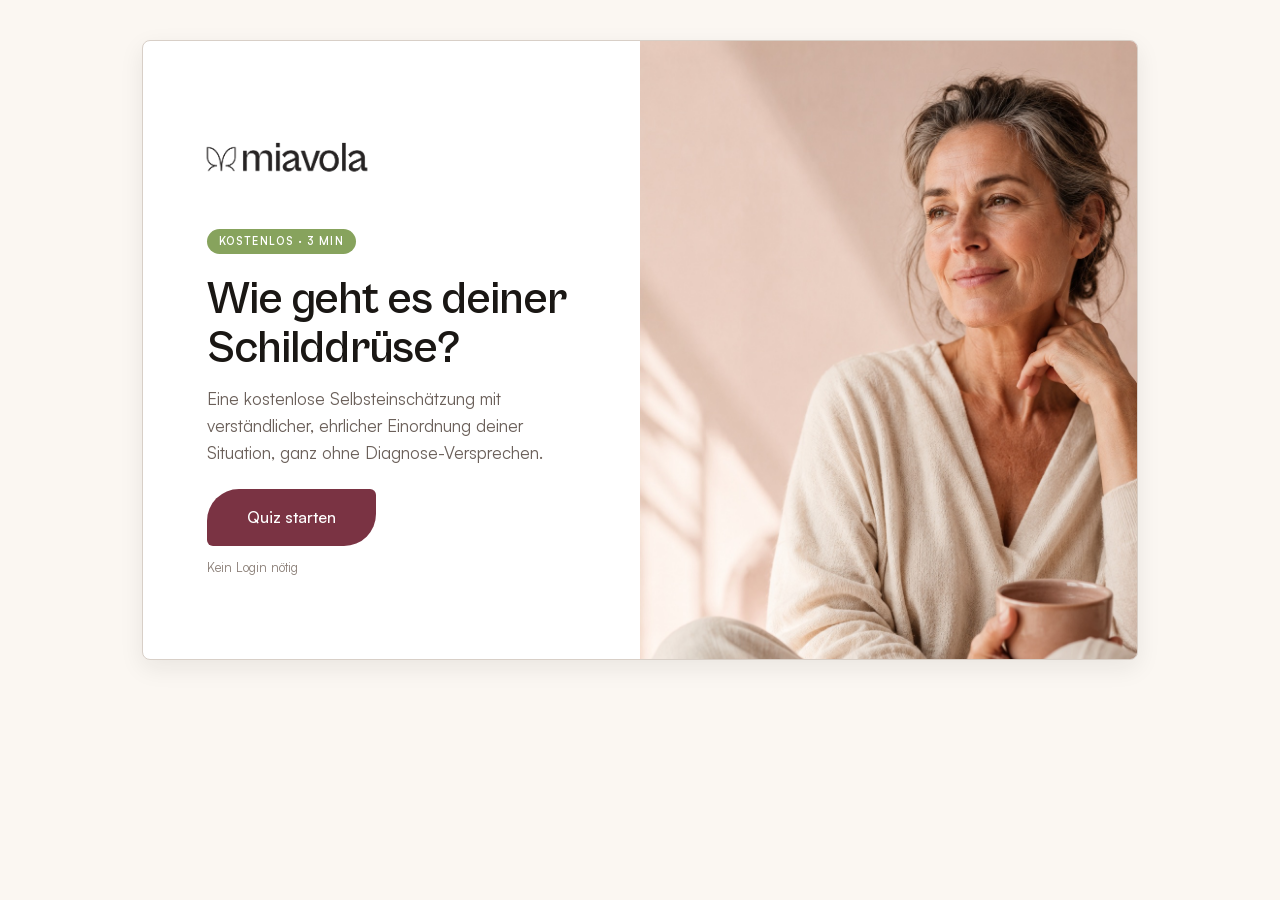
<file: index.html>
<!DOCTYPE html>
<html lang="de">
<head>
  <meta charset="utf-8">
  <meta name="viewport" content="width=device-width, initial-scale=1, viewport-fit=cover">
  <meta name="theme-color" content="#fbf7f2">
  <!-- Test-Deployment: nicht von Suchmaschinen indexieren (Entwurf, pre-Compliance) -->
  <meta name="robots" content="noindex, nofollow">
  <link rel="icon" href="assets/butterfly-mark.png">
  <title>Schilddrüsen-Check · miavola</title>
  <meta name="description" content="Eine kostenlose, ehrliche Selbsteinschätzung deiner Schilddrüse in rund 3 Minuten — verständlich erklärt, ohne Diagnose-Versprechen.">

  <!-- Miavola Design System -->
  <link rel="stylesheet" href="_ds/miavola-2-0-design-system-019e1fb5-7550-772f-964b-b7aee6a06470/colors_and_type.css">
  <link rel="stylesheet" href="_ds/miavola-2-0-design-system-019e1fb5-7550-772f-964b-b7aee6a06470/supplementary_tokens.css">

  <!-- App styles (?v zum Cache-Busting — bei Änderungen hochzählen) -->
  <link rel="stylesheet" href="styles.css?v=28">

  <!-- Google Tag Manager (gleicher Container wie miavola.de: GTM-WQBJJR64) -->
  <script>(function(w,d,s,l,i){w[l]=w[l]||[];w[l].push({'gtm.start':
  new Date().getTime(),event:'gtm.js'});var f=d.getElementsByTagName(s)[0],
  j=d.createElement(s),dl=l!='dataLayer'?'&l='+l:'';j.async=true;j.src=
  'https://www.googletagmanager.com/gtm.js?id='+i+dl;f.parentNode.insertBefore(j,f);
  })(window,document,'script','dataLayer','GTM-WQBJJR64');</script>

  <!-- Meta Pixel (gleiche Pixel-ID wie miavola.de, dort via GTM geladen) -->
  <script>
    !function(f,b,e,v,n,t,s){if(f.fbq)return;n=f.fbq=function(){n.callMethod?
    n.callMethod.apply(n,arguments):n.queue.push(arguments)};if(!f._fbq)f._fbq=n;
    n.push=n;n.loaded=!0;n.version='2.0';n.queue=[];t=b.createElement(e);t.async=!0;
    t.src=v;s=b.getElementsByTagName(e)[0];s.parentNode.insertBefore(t,s)}(window,
    document,'script','https://connect.facebook.net/en_US/fbevents.js');
    fbq('init', '272135909305310');
    fbq('track', 'PageView');
  </script>
  <noscript><img height="1" width="1" style="display:none" alt=""
    src="https://www.facebook.com/tr?id=272135909305310&ev=PageView&noscript=1"></noscript>
</head>
<body>
  <!-- Google Tag Manager (noscript) -->
  <noscript><iframe src="https://www.googletagmanager.com/ns.html?id=GTM-WQBJJR64"
    height="0" width="0" style="display:none;visibility:hidden"></iframe></noscript>
  <noscript>
    <div style="max-width:640px;margin:40px auto;padding:24px;font-family:system-ui;">
      Dieses Quiz benötigt JavaScript. Bitte aktiviere JavaScript in deinem Browser.
    </div>
  </noscript>

  <!-- Quiz mounts here -->
  <main id="app" class="app"></main>

  <!-- Inhalte werden von app.js async aus content.json geladen
       (mit optionalem localStorage-Override für die Editor-Vorschau).
       ?v zum Cache-Busting — bei Änderungen hochzählen. -->
  <script src="app.js?v=28" defer></script>
</body>
</html>
</file>
<file: _ds/miavola-2-0-design-system-019e1fb5-7550-772f-964b-b7aee6a06470/colors_and_type.css>
/* ================================================================
   Miavola — Colors & Type tokens
   Distilled from miavola.de, packaging system & product photography.
   Fonts: brand uses a humanist geometric sans (looks closest to
   "Inter Tight" / "General Sans"). Substitute below flagged in README.
   ================================================================ */

/* --- Webfonts: Cabinet Grotesk (display) + Satoshi (text) ----------- */
@font-face {
  font-family: 'Cabinet Grotesk';
  src: url('fonts/cabinet-grotesk/CabinetGrotesk-Variable.woff2') format('woff2-variations');
  font-weight: 100 900;
  font-style: normal;
  font-display: swap;
}
@font-face {
  font-family: 'Satoshi';
  src: url('fonts/satoshi/Satoshi-Variable.woff2') format('woff2-variations');
  font-weight: 300 900;
  font-style: normal;
  font-display: swap;
}

:root {
  /* ===== BRAND COLORS ============================================ */
  /* Primary product family — Der Produzent (Schilddrüse) */
  --miavola-wine-900:        #4a1f2a;   /* deepest, garantie text   */
  --miavola-wine-800:        #5e2735;   /* "Das Heldenduo" headline */
  --miavola-wine-700:        #7a3343;   /* Produzent label / box    */
  --miavola-wine-600:        #8e4756;   /* Produzent label gradient */
  --miavola-wine-500:        #a45a6a;   /* hover / lighter wine     */

  /* Secondary product family — Der Umwandler (Leber) */
  --miavola-aubergine-900:   #3a2738;
  --miavola-aubergine-800:   #4d3349;   /* Umwandler box, deep      */
  --miavola-aubergine-700:   #604059;   /* Umwandler label gradient */
  --miavola-aubergine-600:   #755469;

  /* Tertiary product family — Der Magenfreund (Verdauung) */
  --miavola-forest-900:      #1f3a30;
  --miavola-forest-800:      #2b4a3c;   /* Magenfreund box          */
  --miavola-forest-700:      #3a5b4c;

  /* Surfaces — the soft ecru/blush "studio" backdrop */
  --miavola-cream-50:        #fbf7f2;   /* page background lightest */
  --miavola-cream-100:       #f5ede3;   /* product photo backdrop   */
  --miavola-cream-200:       #ede4d9;   /* card / section divider   */
  --miavola-cream-300:       #e2d5c5;
  --miavola-blush-100:       #f6ece8;   /* blush variant of cream   */
  --miavola-blush-200:       #ecdcd6;

  /* Accents — small, decisive */
  --miavola-butter-400:      #f4dc7a;   /* discount disc, badges    */
  --miavola-butter-300:      #f7e7a3;   /* "30 Tage Vorrat" sash    */
  --miavola-butter-500:      #e9c93e;
  --miavola-sage-400:        #c4d6a8;   /* Essentials badge bg      */
  --miavola-sage-500:        #a8c282;   /* "1 Pressling" pill       */
  --miavola-sage-600:        #87a35d;
  --miavola-gold-500:        #d6b15c;   /* flat UI gold, fallback   */
  --miavola-gold-light:      #efd8ae;   /* Hellgold — Akzent auf dunkel-roten Gründen (Wine, Footer) */

  /* Neutrals — ink */
  --miavola-ink-900:         #1a1714;   /* near-black headlines     */
  --miavola-ink-800:         #2a2522;
  --miavola-ink-700:         #3f3833;   /* body copy                */
  --miavola-ink-500:         #6b605a;   /* secondary copy           */
  --miavola-ink-400:         #8c8079;   /* meta / captions          */
  --miavola-ink-300:         #b8ada5;   /* dividers                 */
  --miavola-ink-200:         #d8cfc7;
  --miavola-ink-100:         #ece5dd;

  /* Semantic feedback */
  --miavola-success:         var(--miavola-sage-600);
  --miavola-warning:         var(--miavola-butter-500);
  --miavola-error:           #b54d4d;
  --miavola-info:            var(--miavola-aubergine-700);

  /* ===== SEMANTIC SURFACE / FG =================================== */
  --bg:                      var(--miavola-cream-50);
  --bg-alt:                  var(--miavola-cream-100);
  --bg-card:                 #ffffff;
  --bg-strong:               var(--miavola-wine-700);
  --fg:                      var(--miavola-ink-900);
  --fg-1:                    var(--miavola-ink-800);
  --fg-2:                    var(--miavola-ink-500);
  --fg-3:                    var(--miavola-ink-400);
  --fg-on-strong:            var(--miavola-cream-50);
  --border:                  var(--miavola-ink-200);
  --border-strong:           var(--miavola-ink-300);
  --primary:                 var(--miavola-wine-700);
  --primary-hover:           var(--miavola-wine-800);
  --primary-active:          var(--miavola-wine-900);
  --on-primary:              #ffffff;

  /* ===== TYPE ==================================================== */
  --font-sans: 'Satoshi', -apple-system, BlinkMacSystemFont, 'Segoe UI', system-ui, sans-serif;
  --font-display: 'Cabinet Grotesk', 'Satoshi', system-ui, sans-serif;
  --font-mono: ui-monospace, 'SF Mono', Menlo, Consolas, monospace;

  /* Sizes — German long-word friendly, generous body */
  --fs-display-xl: clamp(48px, 6.5vw, 80px);
  --fs-display-lg: clamp(40px, 5vw, 60px);
  --fs-h1:         clamp(44px, 5.2vw, 65px);
  --fs-h2:         clamp(32px, 3.6vw, 45px);
  --fs-h3:         30px;
  --fs-h4:         18px;
  --fs-lead:       19px;
  --fs-body:       17px;       /* body copy default */
  --fs-sm:         15px;
  --fs-xs:         13px;
  --fs-eyebrow:    12px;

  /* Weights */
  --fw-regular: 400;
  --fw-medium:  500;
  --fw-semi:    600;
  --fw-bold:    700;
  --fw-black:   800;

  /* Line height */
  --lh-tight:   1.06;
  --lh-snug:    1.18;
  --lh-normal:  1.45;
  --lh-relaxed: 1.6;

  /* Letter-spacing */
  --tracking-tight:  -0.02em;
  --tracking-normal: 0;
  --tracking-wide:   0.06em;
  --tracking-eyebrow: 0.14em;

  /* ===== SPACING (8px base) ====================================== */
  --space-1: 4px;
  --space-2: 8px;
  --space-3: 12px;
  --space-4: 16px;
  --space-5: 20px;
  --space-6: 24px;
  --space-8: 32px;
  --space-10: 40px;
  --space-12: 48px;
  --space-16: 64px;
  --space-20: 80px;
  --space-24: 96px;
  --space-32: 128px;

  /* ===== RADII ===================================================
     Eine Regel: alles bekommt 8px.
     Ausnahme 1: Buttons bekommen 60px.
     Ausnahme 2: Pills für Produkteigenschaften bekommen 99px.    */
  --radius:        8px;        /* universell · cards, inputs, buttons, surfaces, discs */
  --radius-button: 8px;        /* identisch zum Universal-Wert        */
  --radius-pill:   99px;       /* ausschließlich Eigenschafts-Pills   */

  /* Legacy aliases — alle auf den 8px-Wert kollabiert,
     damit existierende Komponenten nicht brechen.                */
  --radius-xs: 8px;
  --radius-sm: 8px;
  --radius-md: 8px;
  --radius-lg: 8px;
  --radius-xl: 8px;

  /* ===== ELEVATION =============================================== */
  --shadow-xs: 0 1px 2px rgba(26, 23, 20, 0.04);
  --shadow-sm: 0 2px 6px rgba(26, 23, 20, 0.06);
  --shadow-md: 0 8px 24px rgba(26, 23, 20, 0.08);
  --shadow-lg: 0 18px 44px rgba(26, 23, 20, 0.12);
  --shadow-product: 0 24px 60px rgba(74, 31, 42, 0.18); /* warm-tinted */

  /* ===== MOTION ================================================== */
  --ease-out:    cubic-bezier(0.22, 0.61, 0.36, 1);
  --ease-in-out: cubic-bezier(0.65, 0, 0.35, 1);
  --dur-fast:   140ms;
  --dur-base:   220ms;
  --dur-slow:   420ms;
}

/* ===== ELEMENT SEMANTICS ========================================= */
html, body {
  background: var(--bg);
  color: var(--fg);
  font-family: var(--font-sans);
  font-size: var(--fs-body);
  line-height: var(--lh-normal);
  -webkit-font-smoothing: antialiased;
  font-feature-settings: 'ss01', 'cv11';
}

h1, .h1 {
  font-family: var(--font-display);
  font-weight: var(--fw-semi);
  font-size: var(--fs-h1);
  line-height: var(--lh-tight);
  letter-spacing: var(--tracking-tight);
  color: var(--fg);
  text-wrap: balance;
}
h2, .h2 {
  font-family: var(--font-display);
  font-weight: var(--fw-medium);
  font-size: var(--fs-h2);
  line-height: var(--lh-snug);
  letter-spacing: var(--tracking-tight);
  text-wrap: balance;
}
h3, .h3 {
  font-family: var(--font-display);
  font-weight: var(--fw-medium);
  font-size: var(--fs-h3);
  line-height: 1.15;
  letter-spacing: -0.015em;
}
h4, .h4 {
  font-weight: var(--fw-semi);
  font-size: var(--fs-h4);
  line-height: 1.3;
}
p, .body {
  font-size: var(--fs-body);
  line-height: var(--lh-relaxed);
  color: var(--fg-1);
  text-wrap: pretty;
}
.lead {
  font-size: var(--fs-lead);
  line-height: var(--lh-relaxed);
  color: var(--fg-1);
}
small, .caption {
  font-size: var(--fs-xs);
  color: var(--fg-2);
}
.eyebrow {
  font-size: var(--fs-eyebrow);
  font-weight: var(--fw-semi);
  letter-spacing: var(--tracking-eyebrow);
  text-transform: uppercase;
  color: var(--fg-2);
}
code, .mono {
  font-family: var(--font-mono);
  font-size: 0.92em;
}

/* Special ornament — the curved label sweep used on dose labels */
.label-curve {
  position: relative;
  overflow: hidden;
}
.label-curve::after {
  content: "";
  position: absolute; inset: 0;
  background: radial-gradient(
    180% 110% at 110% 50%,
    transparent 49.6%,
    rgba(255,255,255,0.12) 49.8% 50.2%,
    transparent 50.4%
  );
  pointer-events: none;
}
</file>
<file: _ds/miavola-2-0-design-system-019e1fb5-7550-772f-964b-b7aee6a06470/supplementary_tokens.css>
/* ================================================================
   miavola — Supplementary tokens & patterns
   Iterations from chat work. Layer ON TOP of colors_and_type.css.
   ================================================================ */

:root {
  /* ===== RADIUS — System-Regel ====================================
     Eine Regel: alles bekommt 8px.
     Ausnahme 1: Buttons bekommen 60px.
     Ausnahme 2: Pills für Produkteigenschaften bekommen 99px.    */
  --mv-r:        8px;
  --mv-r-btn:    8px;
  --mv-r-field:  8px;
  --mv-r-btn-sm: 8px;
  --mv-r-btn-lg: 8px;
  --mv-r-pill:   99px;

  /* ===== PRODUCT FAMILY "RUHE" TINTS ============================== */
  /* Soft paper-toned backgrounds. Hero / KV / swatches only.
     Never for text containers, buttons, surfaces.                  */
  --mv-tint-umwandler:    #F3E4E7;
  --mv-tint-produzent:    #F9EFEA;
  --mv-tint-produzent-x:  #E8D3D2;   /* deeper for editorial heroes */
  --mv-tint-selen:        #FAF3DD;
  --mv-tint-jod:          #DFE9E3;
  --mv-tint-immungold:    #F8E4C4;
  --mv-tint-magenfreund:  #D9E6DF;
  --mv-tint-kollagen:     #EFE8DC;
  --mv-tint-aminos:       #F1F3ED;
  --mv-tint-heldenduo:    #EFDFE3;
  --mv-tint-protein:      #EFE8DC;

  /* ===== TRUST SEAL =============================================== */
  --mv-seal-gold:   #E8C659;   /* dense — Signature stickers        */
  --mv-seal-soft:   #F2E084;   /* soft yellow — promo stickers      */
  --mv-seal-ink:    #1b1b1b;   /* type & butterfly                  */
}

/* ================================================================
   Signature button
   ================================================================ */
.mv-btn {
  display: inline-flex; align-items: center; justify-content: center;
  padding: 16px 26px;
  font: 700 14.5px/1 'Cabinet Grotesk', system-ui;
  letter-spacing: -0.005em;
  border: none; cursor: pointer;
  border-radius: var(--mv-r-btn);
  transition: background .2s, transform .15s, box-shadow .2s;
}
.mv-btn--ink     { background:#1b1b1b; color:#fff; }
.mv-btn--ink:hover{ background: var(--miavola-wine-800); }
.mv-btn--burg    { background: var(--miavola-wine-700); color:#fff; }
.mv-btn--burg:hover{ background: var(--miavola-wine-800); }
.mv-btn--ghost   { background:transparent; color:var(--miavola-wine-700);
                   border:1px solid var(--miavola-wine-700); }
.mv-btn:active   { transform: translateY(1px); }
.mv-btn--sm      { padding: 11px 18px; font-size: 13px; border-radius: var(--mv-r-btn-sm); }
.mv-btn--lg      { padding: 20px 32px; font-size: 16px;  border-radius: var(--mv-r-btn-lg); }
.mv-btn--block   { display:flex; width:100%; min-height: 56px; }

/* ================================================================
   Field (signature shape, tighter than buttons)
   ================================================================ */
.mv-field {
  padding: 16px 22px;
  font: 400 14.5px/1.3 'Satoshi', system-ui;
  color: #1b1b1b; background:#fff;
  border: 1px solid #1b1b1b;
  border-radius: var(--mv-r-field);
  outline: none;
  transition: border-color .2s, box-shadow .2s;
}
.mv-field:focus {
  border-color: var(--miavola-wine-700);
  box-shadow: 0 0 0 3px color-mix(in srgb, var(--miavola-wine-700) 18%, transparent);
}
.mv-field::placeholder { color: #8a7e76; }
.mv-field--error { border-color:#B14242; }

/* ================================================================
   Hand-drawn line icon system
   24×25 viewBox · 0.6 stroke · #833241 · rounded caps & joins
   Anatomical / botanical metaphors only — no geometric primitives.
   Files: assets/icons/{thyroid,liver,cell-shield,flask,leaves}.svg
   ================================================================ */
.mv-claim-list { padding: 6px 22px; border:1px solid #e7ddd6; border-radius:14px; background:#fff; max-width: 520px; }
.mv-claim-row  { display:flex; align-items:center; gap:14px; padding:14px 0; border-bottom:1px solid #f0e6df; font-size:15px; }
.mv-claim-row:last-child { border-bottom: none; }
.mv-claim-row .mv-claim-ico { flex:none; width:30px; height:30px; display:grid; place-items:center; color: var(--miavola-wine-700); }
.mv-claim-row .mv-claim-ico svg { width:24px; height:25px; }
.mv-claim-ref  { font-size:.6em; vertical-align:super; line-height:0; opacity:.75; }

/* ================================================================
   Knowledge / "Schon gewusst?" card
   Editorial sidebar — sand or burgundy ground, butterfly stamp top-right
   ================================================================ */
.mv-knowledge {
  background: var(--miavola-cream-100); padding: 26px 28px 22px;
  border-radius: 16px;
  display:grid; grid-template-columns: 1fr auto; gap:24px;
  align-items: flex-start; max-width: 640px;
}
.mv-knowledge h3 { font:700 28px/1.15 'Cabinet Grotesk',system-ui; letter-spacing:-.01em; margin:0 0 8px; }
.mv-knowledge p  { margin:0; font-size:14.5px; line-height:1.55; max-width:50ch; }
.mv-knowledge .mv-mark { width:32px; height:32px; flex:none; }
.mv-knowledge--burg { background: var(--miavola-wine-700); color:#fff; }
.mv-knowledge--burg p { color: rgba(255,255,255,.85); }

/* ================================================================
   Guarantee card (90 Tage Garantie) — burgundy overlay on warm imagery
   ================================================================ */
.mv-guarantee {
  position:relative; min-height: 360px; border-radius:16px; overflow:hidden;
  background: var(--miavola-wine-800);
  color:#fff; padding:36px;
  display:flex; flex-direction:column; justify-content:space-between;
}
.mv-guarantee::before {
  content:""; position:absolute; inset:0;
  background:
    linear-gradient(120deg, rgba(58,18,28,.65), rgba(122,51,67,.55)),
    radial-gradient(120% 80% at 80% 30%, #d8a87a 0%, #7a3343 60%, #4a1f2a 100%);
}
.mv-guarantee > * { position:relative; }
.mv-guarantee h3 { font:700 32px/1.15 'Cabinet Grotesk',system-ui; letter-spacing:-.01em; margin:0; max-width: 22ch; }
.mv-guarantee .mv-foot { display:flex; justify-content:space-between; align-items:center; margin-top:40px; font-size:13px; color: rgba(255,255,255,.92); }
.mv-guarantee .mv-mark { width:28px; height:28px; }

/* ================================================================
   Trust seal — flat sticker (NO gradient, NO shadow)
   Solid circle · black butterfly + black type
   Two arcs of copy, two em-dashes at 9 o'clock & 3 o'clock
   ================================================================ */
.mv-seal { width:190px; height:190px; }
.mv-seal svg { width:100%; height:100%; display:block; }
/* Allowed fills: var(--mv-seal-gold) signature, var(--mv-seal-soft) promo */
</file>
<file: styles.css>
/* ================================================================
   Schilddrüsen-Quiz — App styles
   Built on the Miavola design system (colors_and_type.css +
   supplementary_tokens.css). Tokens only, no magic colours.
   ================================================================ */

*, *::before, *::after { box-sizing: border-box; }

html, body {
  margin: 0;
  background: var(--bg);
  color: var(--miavola-ink-900);
  font-family: var(--font-sans);
  -webkit-font-smoothing: antialiased;
  text-rendering: optimizeLegibility;
}

/* App shell: the screen content itself fills the viewport on mobile,
   and is centred in a calm column on desktop. */
.app {
  min-height: 100vh;
  min-height: 100dvh;
  display: flex;
  flex-direction: column;
}

/* Platzhalter-Signal (nur solange content.js → meta.placeholder = true).
   Dezentes Band über dem Flow, damit ungeprüfte Demo-Inhalte sichtbar als
   solche erkennbar sind. Entfällt automatisch, sobald meta.placeholder false. */
.placeholder-ribbon {
  flex: none;
  display: flex; align-items: center; justify-content: center; gap: 8px;
  padding: 7px 16px;
  background: var(--mv-tint-selen);
  border-bottom: 1px solid var(--miavola-gold-light);
  color: var(--miavola-wine-800);
  font: 600 11px/1.3 var(--font-sans);
  letter-spacing: .04em; text-transform: uppercase; text-align: center;
}
.placeholder-ribbon svg { flex: none; }

/* A "screen" = one full step of the flow */
.screen {
  flex: 1;
  display: flex;
  flex-direction: column;
  width: 100%;
  margin: 0 auto;
  animation: scr-in var(--dur-slow) var(--ease-out) both;
}
@keyframes scr-in {
  from { opacity: 0; transform: translateY(8px); }
  to   { opacity: 1; transform: none; }
}

/* Reusable column wrapper for quiz content */
.wrap {
  width: 100%;
  max-width: 640px;
  margin: 0 auto;
  padding: 0 22px;
}

/* Animations reused from the design catalogue */
@keyframes mvspin  { to { transform: rotate(360deg); } }
@keyframes mvpulse { 0%,100% { opacity:.35; } 50% { opacity:1; } }

/* ===== Buttons: typischer miavola.de-Shop-Button ==================
   Quelle: theme.css auf miavola.de → .btn { padding: 16px 32px;
   border-radius: 32px 6px; font: Satoshi 16px/108%; }
   Die asymmetrische Rundung (32px oben-links/unten-rechts, 6px
   oben-rechts/unten-links) ist die Signatur-Form der Marke. */
.mv-btn {
  font: 500 16px/1.08 var(--font-sans);
  letter-spacing: 0;
  padding: 16px 32px;
  border-radius: 32px 6px;
}
.mv-btn--sm { border-radius: 24px 5px; }
.mv-btn--lg { padding: 20px 40px; border-radius: 32px 6px; }
.mv-btn[disabled] {
  background: var(--miavola-cream-200);
  color: var(--miavola-ink-300);
  cursor: not-allowed;
  box-shadow: none;
}
.mv-btn--burg:not([disabled]):hover { box-shadow: var(--shadow-md); }
.link-btn {
  border: none; background: none; cursor: pointer;
  font: 500 14px/1 var(--font-sans);
  color: var(--miavola-ink-500);
  padding: 12px; border-radius: var(--radius);
  transition: color var(--dur-fast) var(--ease-out);
}
.link-btn:hover { color: var(--miavola-wine-700); }
.link-btn--muted { color: var(--miavola-ink-400); }
.link-btn--underline { text-decoration: underline; text-underline-offset: 3px; }

/* ================================================================
   TOP BAR (back + progress) — questions only
   ================================================================ */
.topbar {
  display: flex; align-items: center; gap: 14px;
  padding: 18px 22px 12px;
  width: 100%; max-width: 640px; margin: 0 auto;
}
.topbar__back {
  flex: none; width: 38px; height: 38px; border-radius: var(--radius-pill);
  border: 1px solid var(--border); background: #fff;
  display: grid; place-items: center; cursor: pointer;
  color: var(--miavola-ink-700);
  transition: border-color var(--dur-fast), transform var(--dur-fast);
}
.topbar__back:hover { border-color: var(--miavola-wine-500); }
.topbar__back:active { transform: translateY(1px); }
.topbar__back[hidden] { visibility: hidden; }
.progress {
  flex: 1; height: 6px; border-radius: var(--radius-pill);
  background: var(--miavola-cream-200); overflow: hidden;
}
.progress__bar {
  height: 100%; border-radius: var(--radius-pill);
  background: var(--miavola-wine-700);
  width: 0;
  transition: width var(--dur-slow) var(--ease-out);
}
.topbar__count {
  flex: none; font: 500 12px var(--font-sans); color: var(--miavola-ink-500);
  font-variant-numeric: tabular-nums;
}

/* ================================================================
   QUESTION SCREEN
   ================================================================ */
.q { flex: 1; display: flex; flex-direction: column; }
.q__body { flex: 1; padding-top: 12px; }
.eyebrow {
  font: 600 11px/1 var(--font-sans);
  letter-spacing: var(--tracking-eyebrow);
  text-transform: uppercase; color: var(--miavola-wine-600);
  margin-bottom: 12px;
}
.q__title {
  font-family: var(--font-display); font-weight: 600;
  font-size: clamp(24px, 6vw, 30px); line-height: 1.15;
  letter-spacing: -.015em; margin: 0 0 8px;
}
.q__sub {
  font-size: 14px; line-height: 1.55; color: var(--miavola-ink-500);
  margin: 0 0 20px;
}
.q__foot {
  /* Nur vertikal — das Seitenpadding (22px) kommt vom .wrap darüber.
     (Shorthand `padding: 18px 0 …` hatte es auf Mobile auf 0 überschrieben.) */
  padding-top: 18px;
  padding-bottom: calc(26px + env(safe-area-inset-bottom));
  display: flex; flex-direction: column; gap: 10px;
}
.q__hint {
  margin: 0; text-align: center;
  font: 400 13px/1.4 var(--font-sans); color: var(--miavola-ink-400);
}

/* Ausklappbare Frage-Erklärung („Was ist gemeint?") — dezent, nur bei Bedarf */
.q-info { margin: -2px 0 20px; }
.q-info__toggle {
  display: inline-flex; align-items: center; gap: 6px;
  border: none; background: none; cursor: pointer; padding: 6px 0;
  font: 500 13.5px/1.3 var(--font-sans); color: var(--miavola-wine-700);
  transition: color var(--dur-fast) var(--ease-out);
}
.q-info__toggle svg { flex: none; }
.q-info__toggle:hover { color: var(--miavola-wine-800); }
.q-info__panel {
  margin-top: 8px; padding: 14px 16px;
  background: var(--miavola-cream-100); border: 1px solid var(--border);
  border-radius: var(--radius);
  font: 400 13.5px/1.6 var(--font-sans); color: var(--miavola-ink-700);
  animation: scr-in var(--dur-base) var(--ease-out) both;
}

/* ===== Single-select options ===== */
.options { display: flex; flex-direction: column; gap: 12px; margin-top: 4px; }
.option {
  display: flex; align-items: center; gap: 14px;
  padding: 16px 18px; min-height: 56px;
  border: 1px solid var(--miavola-ink-200); border-radius: var(--radius);
  background: #fff; cursor: pointer; text-align: left; width: 100%;
  font: inherit; color: var(--miavola-ink-800);
  transition: border-color var(--dur-fast) var(--ease-out),
              box-shadow var(--dur-fast) var(--ease-out),
              background var(--dur-fast) var(--ease-out);
}
.option:hover {
  border-color: var(--miavola-wine-500); border-width: 1.5px;
  box-shadow: 0 6px 16px rgba(122,51,67,.08);
}
.option__dot {
  flex: none; width: 22px; height: 22px; border-radius: var(--radius-pill);
  border: 1.5px solid var(--miavola-ink-300);
  display: grid; place-items: center;
  transition: border-color var(--dur-fast);
}
.option__dot::after {
  content: ""; width: 10px; height: 10px; border-radius: var(--radius-pill);
  background: var(--miavola-wine-700); transform: scale(0);
  transition: transform var(--dur-fast) var(--ease-out);
}
.option__label { font-size: 15px; }
.option[aria-checked="true"] {
  border: 2px solid var(--miavola-wine-700);
  background: var(--mv-tint-produzent);
}
.option[aria-checked="true"] .option__dot { border: 2px solid var(--miavola-wine-700); }
.option[aria-checked="true"] .option__dot::after { transform: scale(1); }
.option[aria-checked="true"] .option__label {
  color: var(--miavola-wine-900); font-weight: 500;
}

/* Multi-Select als Text-Zeilen (eckige Checkbox statt Radio-Punkt).
   Antwort-Steine-Design folgt im Design-Schritt. */
.option--check .option__box {
  flex: none; width: 22px; height: 22px; border-radius: 6px;
  border: 1.5px solid var(--miavola-ink-300);
  display: grid; place-items: center;
  transition: background var(--dur-fast), border-color var(--dur-fast);
}
.option--check .option__box svg { opacity: 0; transition: opacity var(--dur-fast); }
.option--check[aria-checked="true"] {
  border: 2px solid var(--miavola-wine-700); background: var(--mv-tint-produzent);
}
.option--check[aria-checked="true"] .option__box {
  background: var(--miavola-wine-700); border-color: var(--miavola-wine-700);
}
.option--check[aria-checked="true"] .option__box svg { opacity: 1; }
.option--check[aria-checked="true"] .option__label { color: var(--miavola-wine-900); font-weight: 500; }

/* ===== Multi-select image/icon cards ===== */
.cards {
  display: grid; grid-template-columns: 1fr 1fr; gap: 12px; margin-top: 4px;
}
.card-opt {
  position: relative; min-height: 128px; cursor: pointer; text-align: left;
  border: 1px solid var(--miavola-ink-200); border-radius: var(--radius);
  background: #fff; padding: 16px 14px;
  display: flex; flex-direction: column; gap: 12px;
  font: inherit; color: var(--miavola-ink-800);
  transition: border-color var(--dur-fast) var(--ease-out),
              box-shadow var(--dur-fast) var(--ease-out),
              background var(--dur-fast) var(--ease-out);
}
.card-opt:hover { border-color: var(--miavola-wine-500); box-shadow: 0 6px 16px rgba(122,51,67,.08); }
.card-opt__box {
  position: absolute; top: 10px; right: 10px;
  width: 22px; height: 22px; border-radius: 6px;
  border: 1.5px solid var(--miavola-ink-300);
  display: grid; place-items: center;
  transition: background var(--dur-fast), border-color var(--dur-fast);
}
.card-opt__box svg { opacity: 0; transition: opacity var(--dur-fast); }
.card-opt__ico { color: var(--miavola-wine-700); }
.card-opt__label { font-size: 14px; line-height: 1.25; }
.card-opt[aria-checked="true"] {
  border: 2px solid var(--miavola-wine-700); background: var(--mv-tint-produzent);
}
.card-opt[aria-checked="true"] .card-opt__box {
  background: var(--miavola-wine-700); border-color: var(--miavola-wine-700); border-radius: var(--radius-pill);
}
.card-opt[aria-checked="true"] .card-opt__box svg { opacity: 1; }
.card-opt[aria-checked="true"] .card-opt__label { color: var(--miavola-wine-900); font-weight: 500; }

/* ===== Numeric / text field (signature big input) ===== */
.numfield {
  display: flex; align-items: center;
  border: 1px solid #1b1b1b; border-radius: var(--radius);
  padding: 18px 22px; background: #fff; cursor: text;
  transition: border-color var(--dur-base), box-shadow var(--dur-base);
}
.numfield:focus-within {
  border-color: var(--miavola-wine-700);
  box-shadow: 0 0 0 3px color-mix(in srgb, var(--miavola-wine-700) 18%, transparent);
}
.numfield--error { border-color: var(--miavola-error); }
.numfield input {
  border: none; outline: none; background: transparent;
  font: 400 clamp(26px, 8vw, 34px)/1 var(--font-display);
  letter-spacing: -.01em; color: #1b1b1b; width: 100%; min-width: 0;
}
.numfield input::placeholder { color: var(--miavola-ink-300); }
.numfield__unit { margin-left: auto; padding-left: 12px; font: 500 22px var(--font-display); color: var(--miavola-ink-400); }
.field-hint {
  display: flex; align-items: flex-start; gap: 8px; margin-top: 12px;
  color: var(--miavola-ink-400); font: 400 13px/1.5 var(--font-sans);
}
.field-hint svg { margin-top: 1px; flex: none; }
.field-hint--error { color: var(--miavola-error); }
/* Weicher „weiß ich nicht“-Skip: Checkbox direkt unter dem Eingabefeld, klickt → geht automatisch weiter */
.numskip {
  display: flex; align-items: center; gap: 10px; margin-top: 18px; cursor: pointer;
  font: 400 14px/1.4 var(--font-sans); color: var(--miavola-ink-600);
}
.numskip input {
  width: 20px; height: 20px; flex: none; cursor: pointer;
  accent-color: var(--miavola-wine-700);
}

/* Text input (email) */
.textfield {
  display: flex; align-items: center;
  border: 1px solid #1b1b1b; border-radius: var(--radius);
  padding: 16px 18px; background: #fff;
  transition: border-color var(--dur-base), box-shadow var(--dur-base);
}
.textfield:focus-within {
  border-color: var(--miavola-wine-700);
  box-shadow: 0 0 0 3px color-mix(in srgb, var(--miavola-wine-700) 18%, transparent);
}
.textfield--error { border-color: var(--miavola-error); }
.textfield input {
  border: none; outline: none; background: transparent; width: 100%;
  font: 400 15px var(--font-sans); color: #1b1b1b;
}
.textfield input::placeholder { color: #8a7e76; }

/* ================================================================
   INTRO
   ================================================================ */
.intro { flex: 1; display: flex; flex-direction: column; }
/* Mobile: Logo oben mittig zentriert (transparenter PNG-Eigenrand ist
   symmetrisch, Zentrierung stimmt daher ohne Ausgleich). Desktop-Logo
   sitzt linksbündig in der Textspalte (inline in app.js, mit Ausgleich). */
.intro__logobar { display: flex; justify-content: center; padding-top: 24px; }
.intro__logobar img { height: 48px; opacity: .9; }
.intro__body { flex: 1; padding-top: 26px; display: flex; flex-direction: column; }
/* Mobile: kein Hero-Bild — Badge direkt über dem Titel, damit der
   Start-Button ohne Scrollen erreichbar bleibt. Foto nur im Desktop-Layout. */
.intro__badge { align-self: flex-start; margin-bottom: 16px; }
.intro__title {
  font-family: var(--font-display); font-weight: 600;
  font-size: clamp(28px, 8vw, 34px); line-height: 1.08; letter-spacing: -.02em;
  margin: 0 0 12px;
}
.intro__lead { font-size: 15px; line-height: 1.6; color: var(--miavola-ink-500); margin: 0 0 22px; }
.facts { display: flex; flex-direction: column; margin-bottom: 6px; }
.fact {
  display: flex; align-items: center; gap: 14px; padding: 14px 0;
  border-top: 1px solid #ece2d9; font-size: 14.5px; color: var(--miavola-ink-800);
}
.fact:last-child { border-bottom: 1px solid #ece2d9; }
.fact svg { flex: none; }
.intro__note { text-align: center; font-size: 12px; color: var(--miavola-ink-400); margin: 14px 0 0; }

/* Badge / pill (sage "Kostenlos", etc.) */
.pill {
  display: inline-flex; align-items: center;
  font: 600 11px/1 var(--font-sans); letter-spacing: .1em; text-transform: uppercase;
  border-radius: var(--radius-pill); padding: 7px 12px;
}
.pill--sage { color: #fff; background: var(--miavola-sage-600); }
.pill--butter { color: var(--miavola-wine-800); background: var(--miavola-butter-300); }

/* ================================================================
   EDUCATION INTERSTITIAL (burgundy)
   ================================================================ */
.edu {
  flex: 1; position: relative; overflow: hidden; color: #fff;
  background: var(--miavola-wine-700);
  display: flex; flex-direction: column;
}
.edu__mark { position: absolute; top: 24px; right: 22px; width: 34px; opacity: .5; }
.edu__inner {
  flex: 1; width: 100%; max-width: 640px; margin: 0 auto;
  padding: 40px 22px 0; display: flex; flex-direction: column;
}
.edu__eyebrow {
  font: 600 11px/1 var(--font-sans); letter-spacing: var(--tracking-eyebrow);
  text-transform: uppercase; color: var(--miavola-gold-light);
  margin-bottom: auto; padding-top: 24px;
}
.edu__content { padding: 40px 0; }
.edu__title {
  font-family: var(--font-display); font-weight: 500;
  font-size: clamp(25px, 7vw, 30px); line-height: 1.2; letter-spacing: -.015em;
  margin: 0 0 18px; max-width: 20ch;
}
.edu__text { font-size: 15px; line-height: 1.65; color: rgba(255,255,255,.84); margin: 0 0 18px; }
.edu__src {
  font-size: 13px; line-height: 1.6; color: rgba(255,255,255,.6); margin: 0;
  border-top: 1px solid rgba(255,255,255,.18); padding-top: 14px;
}
.edu__stat {
  font-family: var(--font-display); font-weight: 600;
  font-size: clamp(48px, 16vw, 64px); line-height: 1; letter-spacing: -.03em;
  color: var(--miavola-gold-light); margin-bottom: 16px;
}
.edu__foot { padding: 18px 22px calc(28px + env(safe-area-inset-bottom)); width: 100%; max-width: 640px; margin: 0 auto; }
.edu .mv-btn--light { background: #fff; color: var(--miavola-wine-800); }
.edu .mv-btn--light:hover { background: var(--miavola-cream-100); }

/* ----- Info-Card (Wissens-Einschub im Flow) — helle Variante, Grafik oben + Text ----- */
.edu--info { background: var(--miavola-cream-100); color: var(--miavola-ink-900); }
.edu__inner--info {
  justify-content: center; align-items: center; text-align: center;
  padding-top: 34px; padding-bottom: 12px;
}
.edu__graphic { width: 100%; max-width: 240px; height: auto; margin: 0 auto 28px; display: block; }
.edu__eyebrow--info { color: var(--miavola-wine-600); margin-bottom: 14px; padding-top: 0; }
.edu__title--info { color: var(--miavola-ink-900); max-width: 22ch; }
.edu__text--info { color: var(--miavola-ink-700); max-width: 40ch; margin-bottom: 0; }
.edu__src--info { color: var(--miavola-ink-400); border-top-color: var(--border); }

/* ================================================================
   MILESTONE
   ================================================================ */
.milestone {
  flex: 1; display: flex; flex-direction: column; align-items: center;
  justify-content: center; text-align: center; padding: 40px 28px;
}
.milestone img { width: 120px; margin-bottom: 30px; }
.milestone__bar { width: 200px; height: 6px; border-radius: var(--radius-pill); background: var(--miavola-cream-200); overflow: hidden; margin-bottom: 26px; }
.milestone__bar > div { height: 100%; border-radius: var(--radius-pill); background: var(--miavola-wine-700); }
.milestone h2 {
  font-family: var(--font-display); font-weight: 600;
  font-size: clamp(26px, 8vw, 30px); line-height: 1.12; letter-spacing: -.02em;
  margin: 0 0 14px;
}
.milestone p { font-size: 15.5px; line-height: 1.6; color: var(--miavola-ink-500); margin: 0 0 34px; max-width: 32ch; }

/* ================================================================
   EMAIL CAPTURE
   ================================================================ */
.email { flex: 1; display: flex; flex-direction: column; }
.email__body { flex: 1; padding-top: 30px; }
.email__title {
  font-family: var(--font-display); font-weight: 600;
  font-size: clamp(25px, 7vw, 28px); line-height: 1.12; letter-spacing: -.02em;
  margin: 0 0 12px;
}
.email__lead { font-size: 15px; line-height: 1.6; color: var(--miavola-ink-500); margin: 0 0 26px; }
.checkline {
  display: flex; align-items: flex-start; gap: 10px; margin-top: 14px;
  font-size: 12.5px; line-height: 1.5; color: var(--miavola-ink-400); cursor: pointer;
}
.checkline__box {
  flex: none; width: 18px; height: 18px; border-radius: 5px;
  border: 1.5px solid var(--miavola-ink-300); margin-top: 1px;
  display: grid; place-items: center; transition: background var(--dur-fast), border-color var(--dur-fast);
}
.checkline__box svg { opacity: 0; transition: opacity var(--dur-fast); }
.checkline input { position: absolute; opacity: 0; pointer-events: none; }
.checkline input:checked + .checkline__box { background: var(--miavola-wine-700); border-color: var(--miavola-wine-700); }
.checkline input:checked + .checkline__box svg { opacity: 1; }

/* ================================================================
   ANALYSIS
   ================================================================ */
.analysis {
  flex: 1; display: flex; flex-direction: column; align-items: center;
  justify-content: center; text-align: center; padding: 40px 36px;
}
.spinner { position: relative; width: 74px; height: 74px; margin-bottom: 32px; }
.spinner__track { position: absolute; inset: 0; border-radius: var(--radius-pill); border: 3px solid var(--miavola-cream-200); }
.spinner__arc { position: absolute; inset: 0; border-radius: var(--radius-pill); border: 3px solid transparent; border-top-color: var(--miavola-wine-700); animation: mvspin 1s linear infinite; }
.spinner img { position: absolute; inset: 0; margin: auto; width: 30px; }
.analysis h2 {
  font-family: var(--font-display); font-weight: 600;
  font-size: clamp(24px, 7vw, 26px); line-height: 1.15; letter-spacing: -.015em; margin: 0 0 28px;
}
.steps { display: flex; flex-direction: column; gap: 14px; width: 100%; max-width: 280px; text-align: left; }
.step { display: flex; align-items: center; gap: 12px; font-size: 14.5px; color: var(--miavola-ink-300); transition: color var(--dur-base); }
.step__dot { flex: none; width: 22px; height: 22px; border-radius: var(--radius-pill); border: 2px solid var(--miavola-ink-200); display: grid; place-items: center; }
.step__dot svg { opacity: 0; }
.step.is-active { color: var(--miavola-ink-700); }
.step.is-active .step__dot { border-color: var(--miavola-wine-700); animation: mvpulse 1.1s infinite; }
.step.is-done { color: var(--miavola-ink-700); }
.step.is-done .step__dot { background: var(--miavola-wine-700); border-color: var(--miavola-wine-700); animation: none; }
.step.is-done .step__dot svg { opacity: 1; }

/* ================================================================
   RESULT
   ================================================================ */
.result { flex: 1; }
.result__logobar { display: flex; justify-content: center; padding: 18px 0 6px; }
.result__logobar img { height: 44px; opacity: .9; }

/* Hero-Bild je Ergebnis-Band (oben auf der Seite; onerror blendet Container aus) */
.result__hero {
  margin: 8px 14px 0; border-radius: var(--radius); overflow: hidden;
  aspect-ratio: 16 / 9; background: var(--mv-tint-produzent-x);
}
.result__hero img { width: 100%; height: 100%; object-fit: cover; display: block; }

.result__header {
  position: relative; overflow: hidden; border-radius: var(--radius);
  margin: 8px 14px 0; padding: 26px 22px;
  background: var(--mv-tint-produzent-x); /* Basis-Tönung (Design-Export) */
}
.result__header img.bgmark { position: absolute; top: -6px; right: -4px; width: 78px; opacity: .18; }
.result__header .eyebrow { margin-bottom: 12px; }
.result__title {
  font-family: var(--font-display); font-weight: 600;
  font-size: clamp(23px, 6.5vw, 26px); line-height: 1.12; letter-spacing: -.02em; margin: 0 0 18px;
}
/* Optionale Tönung je Outcome — bei Bedarf in content/outcomes.md pro id setzen:
   [data-outcome="<id>"] .result__header { background: var(--mv-tint-…); } */

.result__section { padding: 0 24px; }
.result__section--first { padding-top: 30px; }
/* Direkt aufeinanderfolgende Sektionen ohne Divider (Autoimmun-Hinweis → Produkt):
   Luft dazwischen, damit die Überschrift nicht am Block darüber klebt. */
.result__section + .result__section { margin-top: 30px; }
.sec-head { display: flex; align-items: center; gap: 8px; margin-bottom: 12px; }
.sec-head__alpha { font: 700 12px var(--font-sans); color: var(--miavola-wine-700); }
/* Sektions-Überschriften im Ergebnis: Cabinet Grotesk, schwarz (kein Eyebrow-Stil, keine a/b/c-Marker) */
.sec-head .eyebrow {
  margin: 0; font-family: var(--font-display); font-weight: 600;
  font-size: 16px; letter-spacing: -.01em; text-transform: none;
  color: var(--miavola-ink-900);
}
.sec-divider { height: 1px; background: #eadfd5; margin: 28px 24px; }
.lead-text { font-size: 15px; line-height: 1.6; color: var(--miavola-ink-800); margin: 0 0 16px; }
.chips { display: flex; flex-wrap: wrap; gap: 8px; }
.chip {
  font-size: 13px; background: #fff; border: 1px solid var(--miavola-ink-200);
  border-radius: var(--radius-pill); padding: 8px 14px; color: var(--miavola-ink-700);
}
.mech-title { font-family: var(--font-display); font-weight: 600; font-size: 21px; line-height: 1.2; margin: 0 0 12px; }
.mech-text { font-size: 14.5px; line-height: 1.65; color: var(--miavola-ink-800); margin: 0 0 14px; }
.note-box {
  background: var(--miavola-cream-100); border-radius: var(--radius);
  padding: 16px 18px; font-size: 13.5px; line-height: 1.55; color: #755469;
}
.note-box strong { color: var(--miavola-ink-800); }

/* Autoimmun-Hinweis (Flag-Block, zusätzlich bei A/B) — ruhiger, signalisierender Callout */
.flag-note {
  background: var(--mv-tint-selen); border: 1px solid var(--miavola-gold-light);
  border-radius: var(--radius); padding: 18px 20px;
}
.flag-note__tag {
  display: flex; align-items: center; gap: 8px; margin-bottom: 8px;
  font: 600 12px/1 var(--font-sans); letter-spacing: .06em; text-transform: uppercase;
  color: var(--miavola-wine-700);
}
.flag-note__tag svg { flex: none; color: var(--miavola-wine-700); }
.flag-note p { margin: 0; font-size: 13.5px; line-height: 1.6; color: var(--miavola-ink-700); }

.advice { display: flex; flex-direction: column; gap: 12px; }
.advice-card { background: #fff; border: 1px solid #ece2d9; border-radius: var(--radius); padding: 18px; display: flex; gap: 14px; }
.advice-card svg { flex: none; margin-top: 2px; color: var(--miavola-wine-700); }
.advice-card__title { font-family: var(--font-display); font-weight: 600; font-size: 15.5px; letter-spacing: -.01em; color: var(--miavola-ink-900); margin-bottom: 4px; }
.advice-card p { margin: 0; font-size: 13.5px; line-height: 1.55; color: var(--miavola-ink-700); }

/* Soft product block */
.product { border: 1px solid #e7ddd4; border-radius: var(--radius); overflow: hidden; background: #fff; }
/* Zweit-Empfehlung: etwas ruhiger, mit Abstand zur Haupt-Empfehlung darüber */
.product + .product { margin-top: 16px; }
.product--secondary { border-style: dashed; }
.product--secondary .product__top { background: var(--miavola-cream, #FBF7F2); }
.product__top { display: flex; align-items: center; gap: 14px; padding: 16px 18px; background: var(--mv-tint-produzent); }
/* Kleines, ruhiges Produkt-Thumbnail (education-first, nicht reisserisch nach Sale). */
.product__img { width: 60px; height: 60px; flex: none; object-fit: cover; border-radius: var(--radius); }
.product__name { font-family: var(--font-display); font-weight: 600; font-size: 19px; letter-spacing: -.01em; }
.product__sub { font-size: 12.5px; color: var(--miavola-ink-500); }
.product__body { padding: 18px; }
.product__body p { font-size: 14px; line-height: 1.6; color: var(--miavola-ink-700); margin: 0 0 14px; }
/* Personalisierte „Warum das zu dir passt"-Begründung (an den Auswahlgrund gekoppelt) */
.product__why { font-weight: 500; color: var(--miavola-ink-800); }
.product__claims { display: flex; flex-direction: column; gap: 10px; margin-bottom: 16px; }
.product__claim { display: flex; align-items: flex-start; gap: 10px; font-size: 13px; color: var(--miavola-ink-700); line-height: 1.4; }
.product__claim svg { flex: none; margin-top: 2px; color: var(--miavola-sage-600); }
.product__disclaimer { font-size: 12px; line-height: 1.5; color: var(--miavola-ink-400); margin: 12px 0 0; text-align: center; }
sup { font-size: .7em; opacity: .7; }

/* Empowerment */
.empower {
  margin: 28px 24px 14px; border-radius: var(--radius);
  background: var(--miavola-wine-700); color: #fff; padding: 28px 24px;
  text-align: center; position: relative; overflow: hidden;
}
.empower img { width: 30px; opacity: .8; margin-bottom: 14px; }
.empower h3 { font-family: var(--font-display); font-weight: 500; font-size: 21px; line-height: 1.25; margin: 0 0 10px; }
.empower p { font-size: 13.5px; line-height: 1.6; color: rgba(255,255,255,.8); margin: 0; }

.result__cta { padding: 6px 24px calc(28px + env(safe-area-inset-bottom)); display: flex; flex-direction: column; gap: 10px; }
.result__cta .mv-btn--ink { background: #1b1b1b; color: #fff; }
.result__legal {
  padding: 0 24px calc(30px + env(safe-area-inset-bottom));
  font-size: 11px; line-height: 1.5; color: var(--miavola-ink-400); text-align: center;
}

/* "Saved" confirmation inline */
.saved {
  display: flex; align-items: center; gap: 10px; justify-content: center;
  background: var(--mv-tint-jod); color: var(--miavola-forest-800);
  border-radius: var(--radius); padding: 14px 18px; font-size: 14px; font-weight: 500;
}

/* ================================================================
   DESKTOP — calm centred column; intro & result get more room
   ================================================================ */
@media (min-width: 880px) {
  .app { background: var(--bg); }

  /* The flow lives in a soft "device-less" card centred on a warm field */
  .screen {
    max-width: 720px;
    margin: 0 auto;
    padding: 0;
  }

  /* Intro becomes a two-column hero on wide screens */
  /* Intro-Screen darf breiter als die ruhige 640er-Spalte werden —
     aber gedeckelt auf 1040px, damit die Karte auf Laptops (≈1280px)
     als zentrierte Karte mit Luft liest, nicht randlos. */
  .screen--intro-wide { max-width: none; }
  .screen--intro-wide .wrap { max-width: 1040px; }

  .intro__inner-wide {
    display: grid; grid-template-columns: 1fr 1fr; align-items: stretch;
    max-width: 1040px; margin: 40px auto; width: 100%;
    border-radius: var(--radius-lg); overflow: hidden;
    border: 1px solid var(--border);
    box-shadow: var(--shadow-md); background: #fff; min-height: 620px;
  }
  .intro__inner-wide .intro__col-text { padding: 64px 64px; display: flex; flex-direction: column; justify-content: center; }
  /* Bild absolut in der Spalte, damit das Portrait (2:3) die Kartenhöhe
     nicht auf ~960px aufbläht — Karte bleibt ohne Scrollen im Laptop-Viewport. */
  .intro__inner-wide .intro__col-media { background: var(--mv-tint-produzent-x); position: relative; }
  .intro__inner-wide .intro__col-media img {
    position: absolute; inset: 0; width: 100%; height: 100%;
    object-fit: cover; object-position: 50% 30%;
  }
  .intro__title--wide { font-size: clamp(34px, 3.6vw, 46px); line-height: 1.05; max-width: 18ch; }

  /* Ergebnisseite bleibt in der ruhigen, zentrierten Spalte (max-width: 720px).
     Desktop-Zweispalter ist ein Polish-TODO (siehe TODO.md), wird erst mit
     echten Outcome-Inhalten gebaut. */
  .q { padding-bottom: 0; }
}

/* On very wide screens, keep questions in their calm column */
@media (min-width: 1024px) {
  .advice { display: grid; grid-template-columns: 1fr; gap: 12px; }
}

/* ================================================================
   TODO-Ergebnisseite (Content-Gate) — sichtbar, ehrlich, on-brand
   ================================================================ */
.todo-banner {
  margin: 14px 14px 0; border-radius: var(--radius);
  background: var(--mv-tint-selen); border: 1px solid var(--miavola-gold-light);
  padding: 18px 20px;
}
.todo-banner__tag {
  display: flex; align-items: center; gap: 8px;
  font: 600 12px/1 var(--font-sans); letter-spacing: .06em; text-transform: uppercase;
  color: var(--miavola-wine-700); margin-bottom: 8px;
}
.todo-banner__tag svg { color: var(--miavola-wine-700); }
.todo-banner p { margin: 0; font-size: 13.5px; line-height: 1.55; color: var(--miavola-ink-700); }

.todo-slots { display: flex; flex-direction: column; gap: 10px; }
.todo-slot {
  display: flex; gap: 14px; align-items: flex-start;
  background: #fff; border: 1px dashed var(--border-strong); border-radius: var(--radius);
  padding: 14px 16px;
}
.todo-slot__alpha {
  flex: none; width: 24px; height: 24px; border-radius: var(--radius-pill);
  background: var(--miavola-cream-200); color: var(--miavola-wine-700);
  display: grid; place-items: center; font: 700 12px var(--font-sans);
}
.todo-slot__label { font-weight: 600; font-size: 14.5px; color: var(--miavola-ink-800); margin-bottom: 4px; }
.todo-slot__field {
  font: 400 12px var(--font-mono); color: var(--miavola-ink-500);
  background: var(--miavola-cream-100); border-radius: 6px; padding: 2px 6px;
}
.todo-note {
  background: var(--miavola-cream-100); border: 1px dashed var(--border-strong);
  border-radius: var(--radius); padding: 16px 18px;
  font-size: 13.5px; line-height: 1.55; color: var(--miavola-ink-500);
}

.qa-list { display: flex; flex-direction: column; }
.qa-row {
  display: flex; gap: 16px; justify-content: space-between;
  padding: 11px 0; border-top: 1px solid #ece2d9; font-size: 13.5px;
}
.qa-row:last-child { border-bottom: 1px solid #ece2d9; }
.qa-row__q { color: var(--miavola-ink-500); max-width: 60%; }
.qa-row__a { color: var(--miavola-ink-900); font-weight: 500; text-align: right; }

@media (prefers-reduced-motion: reduce) {
  *, *::before, *::after { animation-duration: .001ms !important; transition-duration: .001ms !important; }
}

/* ================================================================
   Infografiken (Info-Cards) — datengetrieben (content → infographic),
   Layout-Varianten venn/cards/compare/hub. Design-Quelle: Claude-Design-
   Export (1200px-Artboards), hier responsive übersetzt: Mobile = vertikal.
   ================================================================ */
.edu__inner--ig { max-width: 660px; padding-left: 14px; padding-right: 14px; }
.edu__inner--ig .ig { margin-top: 24px; }
.ig {
  width: 100%; background: #F7F2EA; border-radius: var(--radius-lg);
  padding: 32px 20px 24px; position: relative; overflow: hidden;
  text-align: center; box-sizing: border-box;
}
.ig::before {
  content: ""; position: absolute; top: 16px; right: 18px; width: 54px; height: 46px;
  background: url("assets/butterfly-rose-tint.png") center/contain no-repeat; pointer-events: none;
}
.ig::after {
  content: ""; position: absolute; bottom: -8px; left: -8px; width: 50px; height: 42px;
  transform: rotate(-14deg);
  background: url("assets/butterfly-sand-tint.png") center/contain no-repeat; pointer-events: none;
}
.ig__title {
  font-family: var(--font-display); font-weight: 700; font-size: 25px;
  letter-spacing: -.02em; line-height: 1.08; color: var(--miavola-ink-900);
  position: relative; z-index: 1; padding: 0 30px;
}
.ig__sub { margin-top: 8px; font-size: 15px; color: #57503F; position: relative; z-index: 1; }
.ig__foot { margin-top: 20px; font-size: 14px; color: #6E6656; position: relative; z-index: 1; }

/* ── Venn (Hormone vs. Schilddrüse) ── */
.venn { display: flex; align-items: center; justify-content: center; margin-top: 22px; position: relative; z-index: 1; }
.venn__circle { width: 196px; aspect-ratio: 1; border-radius: 50%; display: flex; align-items: center; justify-content: center; flex: none; }
.venn__circle--rose { background: #F1D9E0; }
.venn__circle--gold { background: #F0E3C0; mix-blend-mode: multiply; }
.venn__circle span { font-family: var(--font-display); font-weight: 700; font-size: 17px; line-height: 1.18; letter-spacing: -.01em; }
.venn__circle--rose span { color: #6E2E3E; }
.venn__circle--gold span { color: #6E5A22; }
.venn__mid { display: flex; flex-direction: column; align-items: center; gap: 7px; margin: 0 -30px; z-index: 2; position: relative; }
.venn__label { font-weight: 600; font-size: 11px; letter-spacing: .12em; text-transform: uppercase; color: #5C4A33; margin-bottom: 2px; }
.venn__chip { background: #FDFBF6; border-radius: 999px; padding: 7px 15px; font-size: 13px; font-weight: 500; white-space: nowrap; box-shadow: 0 1px 2px rgba(33,30,27,.05); }

/* ── Cards (Hashimoto, kurz erklärt) ── */
.ig-cards { display: grid; grid-template-columns: repeat(3, 1fr); gap: 12px; margin-top: 22px; text-align: left; position: relative; z-index: 1; }
.ig-card { background: #fff; border-radius: 16px; padding: 18px 16px; display: flex; flex-direction: column; gap: 10px; align-items: flex-start; }
.ig-card__icon {
  width: 48px; height: 48px; border-radius: 50%; background: #F2DBE0;
  display: flex; align-items: center; justify-content: center; flex: none;
}
.ig-card__icon--gold { background: #F6E7BC; }
.ig-card__icon--gold span { font-family: var(--font-display); font-weight: 700; font-size: 15px; color: var(--miavola-ink-900); }
.ig-card__title { font-family: var(--font-display); font-weight: 700; font-size: 16px; letter-spacing: -.01em; color: var(--miavola-ink-900); }
.ig-card__text { font-size: 13px; line-height: 1.4; color: #443F37; margin-top: 3px; }

/* ── Compare (TSH → weitere Werte) ── */
.ig-cmp { display: flex; align-items: stretch; gap: 8px; margin-top: 22px; text-align: left; position: relative; z-index: 1; }
.ig-cmp__card { flex: 1; background: #fff; border-radius: 16px; padding: 18px 16px; display: flex; flex-direction: column; gap: 11px; min-width: 0; box-sizing: border-box; }
.ig-cmp__card--hi { border: 1.5px solid #E0CB92; }
.ig-cmp__big { font-family: var(--font-display); font-weight: 700; font-size: 22px; letter-spacing: -.02em; color: var(--miavola-ink-900); }
.ig-cmp__badge {
  align-self: flex-start; background: #EFE7D2; border-radius: 999px; padding: 6px 12px;
  font-weight: 600; font-size: 10px; letter-spacing: .12em; text-transform: uppercase; color: #4A4438;
}
.ig-cmp__card--hi .ig-cmp__badge { background: #F6E7BC; }
.ig-cmp__points { display: flex; flex-direction: column; gap: 9px; }
.ig-cmp__point { display: flex; gap: 8px; align-items: baseline; font-size: 13px; line-height: 1.35; }
.ig-cmp__point span { width: 7px; height: 7px; border-radius: 50%; background: #B99A4E; flex: none; position: relative; top: -2px; }
.ig-cmp__point em { font-style: normal; }
.ig-cmp__arrow {
  display: flex; flex-direction: column; align-items: center; justify-content: center; gap: 6px;
  flex: none; width: 68px; font-size: 10.5px; line-height: 1.3; color: #8A8172; text-align: center;
}

/* ── Hub (Schaltzentrale) ── */
.ig-hub__center {
  margin: 16px auto 0; width: 68px; height: 68px; border-radius: 50%; background: #F2DBE0;
  display: flex; align-items: center; justify-content: center; position: relative; z-index: 1;
}
.ig-hub__grid { display: grid; grid-template-columns: 1fr 1fr; gap: 10px; margin-top: 16px; text-align: left; position: relative; z-index: 1; }
.ig-hub__item { background: #fff; border-radius: 14px; padding: 12px 14px; display: flex; align-items: center; gap: 12px; }
.ig-hub__icon { width: 42px; height: 42px; border-radius: 50%; background: #F2DBE0; display: flex; align-items: center; justify-content: center; flex: none; }
.ig-hub__title { font-family: var(--font-display); font-weight: 700; font-size: 15px; letter-spacing: -.01em; color: var(--miavola-ink-900); }
.ig-hub__sub { font-size: 12.5px; color: #57503F; margin-top: 1px; }

/* ── Mobile: alles vertikal stapeln ── */
@media (max-width: 560px) {
  .ig { padding: 28px 16px 22px; }
  .ig__title { font-size: 22px; padding: 0 22px; }
  .venn { flex-direction: column; }
  .venn__circle { width: 200px; }
  .venn__mid { margin: -26px 0; }
  .ig-cards { grid-template-columns: 1fr; }
  .ig-card { flex-direction: row; align-items: flex-start; gap: 14px; }
  .ig-cmp { flex-direction: column; }
  .ig-cmp__arrow { width: auto; flex-direction: row; gap: 10px; padding: 2px 0; }
  .ig-cmp__arrow svg { transform: rotate(90deg); width: 26px; }
  .ig-cmp__arrow br { display: none; }
  .ig-hub__grid { grid-template-columns: 1fr; }
}
</file>
